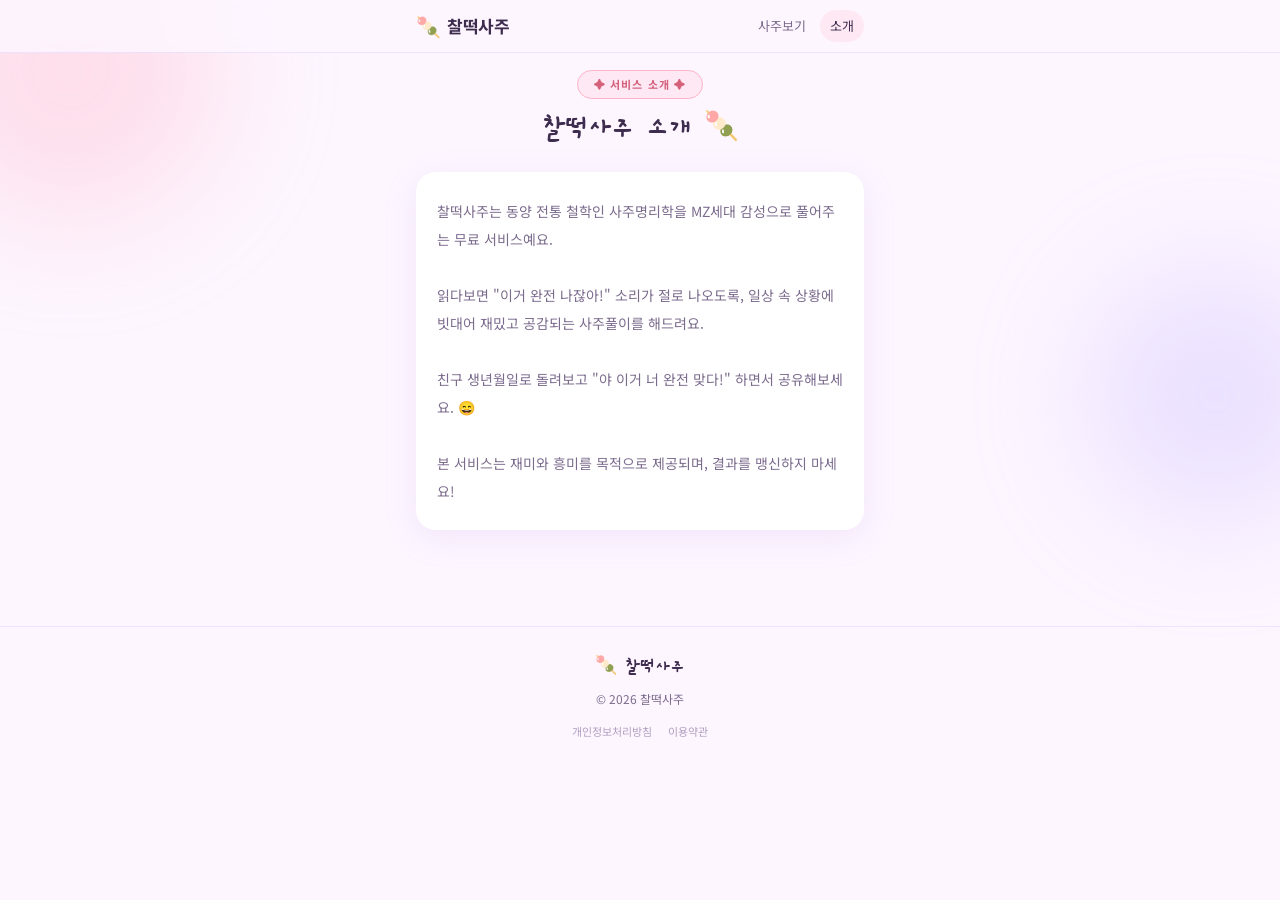
<file: about.html>
<!DOCTYPE html>
<html lang="ko">
<head>
  <meta charset="UTF-8" /><meta name="viewport" content="width=device-width, initial-scale=1.0, maximum-scale=1.0, user-scalable=no" />
  <title>소개 - 찰떡사주 🍡</title>
  <meta name="description" content="찰떡사주는 MZ세대를 위한 재밌는 사주풀이 서비스예요." />
  <meta name="robots" content="index, follow" />
  <link rel="preconnect" href="https://fonts.googleapis.com" />
  <link href="https://fonts.googleapis.com/css2?family=Gaegu:wght@400;700&family=Noto+Sans+KR:wght@400;500;700&display=swap" rel="stylesheet" />
  <link rel="stylesheet" href="style.css" />
</head>
<body>
  <div class="bg-blobs"><div class="blob blob1"></div><div class="blob blob2"></div></div>
  <header class="header"><div class="header-inner">
    <a href="index.html" class="logo"><span class="logo-emoji">🍡</span><span class="logo-text">찰떡사주</span></a>
    <nav class="nav"><a href="index.html" class="nav-link">사주보기</a><a href="about.html" class="nav-link active">소개</a></nav>
  </div></header>
  <main class="main">
    <section class="hero" style="padding-bottom:16px">
      <div class="hero-badge">✦ 서비스 소개 ✦</div>
      <h1 class="hero-title" style="font-size:28px">찰떡사주 소개 🍡</h1>
    </section>
    <div class="card">
      <p style="font-size:14px;color:var(--text-sub);line-height:2">
        찰떡사주는 동양 전통 철학인 사주명리학을 MZ세대 감성으로 풀어주는 무료 서비스예요.<br/><br/>
        읽다보면 "이거 완전 나잖아!" 소리가 절로 나오도록, 일상 속 상황에 빗대어 재밌고 공감되는 사주풀이를 해드려요.<br/><br/>
        친구 생년월일로 돌려보고 "야 이거 너 완전 맞다!" 하면서 공유해보세요. 😄<br/><br/>
        본 서비스는 재미와 흥미를 목적으로 제공되며, 결과를 맹신하지 마세요!
      </p>
    </div>
  </main>
  <footer class="footer">
    <p class="footer-logo">🍡 찰떡사주</p>
    <p class="footer-copy">© 2026 찰떡사주</p>
    <div class="footer-links"><a href="privacy.html">개인정보처리방침</a><a href="terms.html">이용약관</a></div>
  </footer>
</body>
</html>
</file>
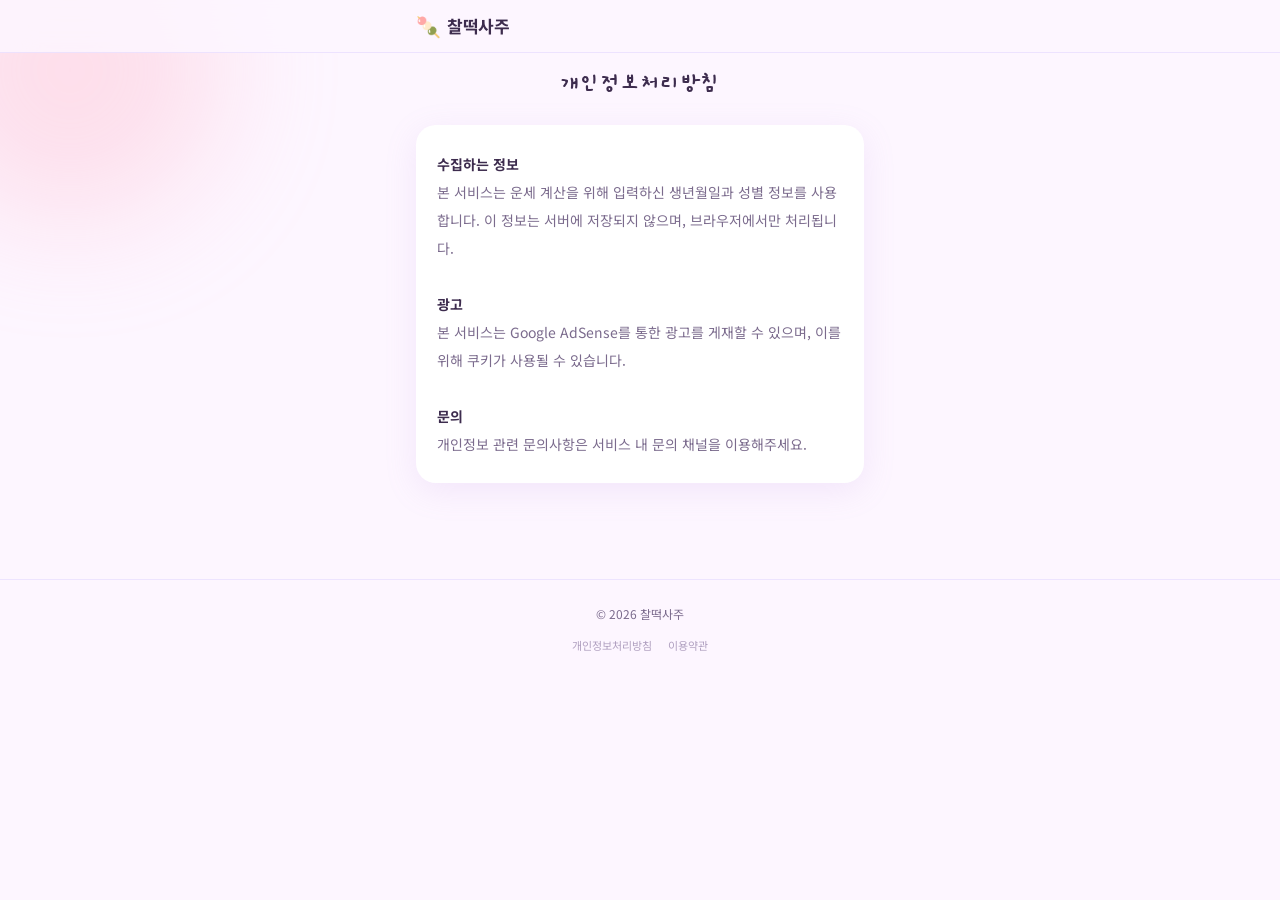
<file: privacy.html>
<!DOCTYPE html>
<html lang="ko">
<head>
  <meta charset="UTF-8" /><meta name="viewport" content="width=device-width, initial-scale=1.0, maximum-scale=1.0, user-scalable=no" />
  <title>개인정보처리방침 - 찰떡사주</title>
  <meta name="robots" content="noindex, follow" />
  <link rel="preconnect" href="https://fonts.googleapis.com" />
  <link href="https://fonts.googleapis.com/css2?family=Gaegu:wght@400;700&family=Noto+Sans+KR:wght@400;500;700&display=swap" rel="stylesheet" />
  <link rel="stylesheet" href="style.css" />
</head>
<body>
  <div class="bg-blobs"><div class="blob blob1"></div></div>
  <header class="header"><div class="header-inner">
    <a href="index.html" class="logo"><span class="logo-emoji">🍡</span><span class="logo-text">찰떡사주</span></a>
  </div></header>
  <main class="main">
    <section class="hero" style="padding-bottom:16px"><h1 class="hero-title" style="font-size:24px">개인정보처리방침</h1></section>
    <div class="card">
      <p style="font-size:14px;color:var(--text-sub);line-height:2">
        <strong style="color:var(--text)">수집하는 정보</strong><br/>
        본 서비스는 운세 계산을 위해 입력하신 생년월일과 성별 정보를 사용합니다. 이 정보는 서버에 저장되지 않으며, 브라우저에서만 처리됩니다.<br/><br/>
        <strong style="color:var(--text)">광고</strong><br/>
        본 서비스는 Google AdSense를 통한 광고를 게재할 수 있으며, 이를 위해 쿠키가 사용될 수 있습니다.<br/><br/>
        <strong style="color:var(--text)">문의</strong><br/>
        개인정보 관련 문의사항은 서비스 내 문의 채널을 이용해주세요.
      </p>
    </div>
  </main>
  <footer class="footer"><p class="footer-copy">© 2026 찰떡사주</p><div class="footer-links"><a href="privacy.html">개인정보처리방침</a><a href="terms.html">이용약관</a></div></footer>
</body>
</html>
</file>
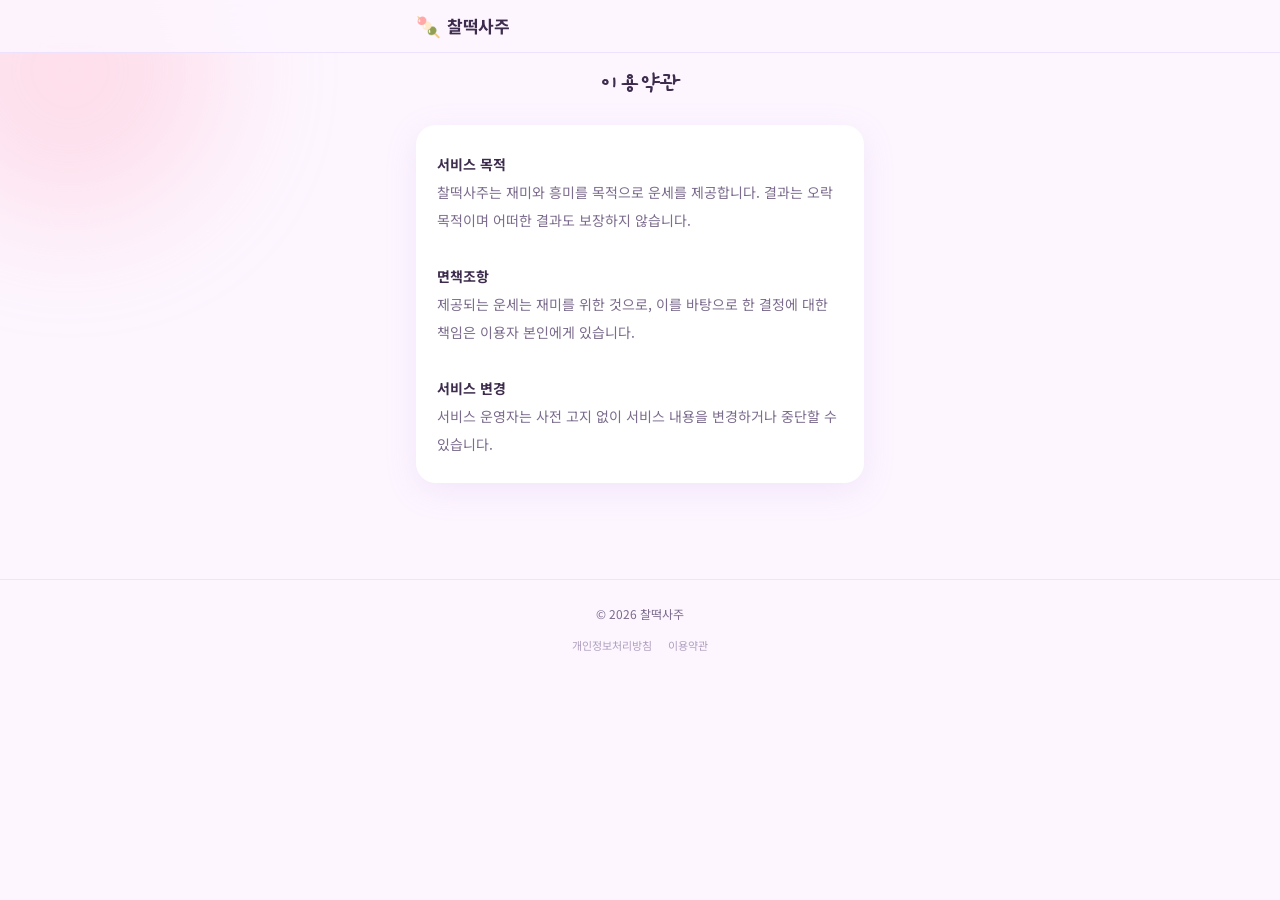
<file: terms.html>
<!DOCTYPE html>
<html lang="ko">
<head>
  <meta charset="UTF-8" /><meta name="viewport" content="width=device-width, initial-scale=1.0, maximum-scale=1.0, user-scalable=no" />
  <title>이용약관 - 찰떡사주</title>
  <meta name="robots" content="noindex, follow" />
  <link rel="preconnect" href="https://fonts.googleapis.com" />
  <link href="https://fonts.googleapis.com/css2?family=Gaegu:wght@400;700&family=Noto+Sans+KR:wght@400;500;700&display=swap" rel="stylesheet" />
  <link rel="stylesheet" href="style.css" />
</head>
<body>
  <div class="bg-blobs"><div class="blob blob1"></div></div>
  <header class="header"><div class="header-inner">
    <a href="index.html" class="logo"><span class="logo-emoji">🍡</span><span class="logo-text">찰떡사주</span></a>
  </div></header>
  <main class="main">
    <section class="hero" style="padding-bottom:16px"><h1 class="hero-title" style="font-size:24px">이용약관</h1></section>
    <div class="card">
      <p style="font-size:14px;color:var(--text-sub);line-height:2">
        <strong style="color:var(--text)">서비스 목적</strong><br/>
        찰떡사주는 재미와 흥미를 목적으로 운세를 제공합니다. 결과는 오락 목적이며 어떠한 결과도 보장하지 않습니다.<br/><br/>
        <strong style="color:var(--text)">면책조항</strong><br/>
        제공되는 운세는 재미를 위한 것으로, 이를 바탕으로 한 결정에 대한 책임은 이용자 본인에게 있습니다.<br/><br/>
        <strong style="color:var(--text)">서비스 변경</strong><br/>
        서비스 운영자는 사전 고지 없이 서비스 내용을 변경하거나 중단할 수 있습니다.
      </p>
    </div>
  </main>
  <footer class="footer"><p class="footer-copy">© 2026 찰떡사주</p><div class="footer-links"><a href="privacy.html">개인정보처리방침</a><a href="terms.html">이용약관</a></div></footer>
</body>
</html>
</file>
<file: style.css>
/* ===== CSS 변수 — 파스텔 팔레트 ===== */
:root {
  --pink:       #FFB3C6;
  --pink-light: #FFE0E9;
  --pink-dim:   rgba(255,179,198,0.2);
  --purple:     #C9B8FF;
  --purple-light:#EDE8FF;
  --purple-dim: rgba(201,184,255,0.2);
  --mint:       #A8E6CF;
  --mint-light: #D4F5E9;
  --mint-dim:   rgba(168,230,207,0.2);
  --yellow:     #FFE082;
  --yellow-light:#FFF8DC;
  --peach:      #FFCCAA;
  --bg:         #FDF6FF;
  --bg2:        #FFF0F5;
  --card-bg:    #FFFFFF;
  --text:       #3D2C4E;
  --text-sub:   #7B6B8D;
  --text-dim:   #B0A0C0;
  --border:     rgba(201,184,255,0.3);
  --radius:     20px;
  --radius-sm:  12px;
  --shadow:     0 4px 24px rgba(180,140,220,0.12);
  --shadow-card:0 8px 32px rgba(180,140,220,0.15);
}

/* ===== 리셋 ===== */
*, *::before, *::after { box-sizing: border-box; margin: 0; padding: 0; }
html, body { width: 100%; overflow-x: hidden; }

body {
  font-family: 'Noto Sans KR', sans-serif;
  background: var(--bg);
  color: var(--text);
  min-height: 100vh;
  line-height: 1.7;
}

/* ===== 배경 블롭 ===== */
.bg-blobs {
  position: fixed;
  inset: 0;
  pointer-events: none;
  z-index: 0;
  overflow: hidden;
}

.blob {
  position: absolute;
  border-radius: 50%;
  filter: blur(60px);
  opacity: 0.35;
  animation: blobFloat 8s ease-in-out infinite;
}

.blob1 { width: 300px; height: 300px; background: var(--pink); top: -80px; left: -80px; animation-delay: 0s; }
.blob2 { width: 250px; height: 250px; background: var(--purple); top: 30%; right: -60px; animation-delay: 2s; }
.blob3 { width: 200px; height: 200px; background: var(--mint); bottom: 20%; left: -40px; animation-delay: 4s; }
.blob4 { width: 180px; height: 180px; background: var(--yellow); bottom: -60px; right: 10%; animation-delay: 6s; }

@keyframes blobFloat {
  0%,100% { transform: translateY(0) scale(1); }
  50%      { transform: translateY(-20px) scale(1.05); }
}

/* ===== 헤더 ===== */
.header {
  position: sticky;
  top: 0;
  z-index: 100;
  background: rgba(253,246,255,0.85);
  backdrop-filter: blur(16px);
  -webkit-backdrop-filter: blur(16px);
  border-bottom: 1px solid var(--border);
}

.header-inner {
  max-width: 480px;
  margin: 0 auto;
  padding: 0 16px;
  height: 52px;
  display: flex;
  align-items: center;
  justify-content: space-between;
}

.logo {
  text-decoration: none;
  display: flex;
  align-items: center;
  gap: 6px;
}

.logo-emoji { font-size: 20px; }
.logo-text  { font-size: 17px; font-weight: 700; color: var(--text); letter-spacing: -0.3px; }

.nav { display: flex; gap: 4px; }
.nav-link {
  text-decoration: none;
  color: var(--text-sub);
  font-size: 13px;
  padding: 5px 10px;
  border-radius: 999px;
  transition: all 0.2s;
}
.nav-link.active,
.nav-link:hover {
  background: var(--pink-dim);
  color: var(--text);
}

/* ===== 메인 ===== */
.main {
  position: relative;
  z-index: 1;
  max-width: 480px;
  margin: 0 auto;
  padding: 0 16px 80px;
}

/* ===== 히어로 ===== */
.hero {
  text-align: center;
  padding: 16px 0 12px;
  animation: fadeUp 0.6s ease both;
}

@keyframes fadeUp {
  from { opacity: 0; transform: translateY(20px); }
  to   { opacity: 1; transform: translateY(0); }
}

.hero-emoji-row {
  display: flex;
  justify-content: center;
  gap: 8px;
  margin-bottom: 14px;
}

.float-emoji {
  font-size: 22px;
  display: inline-block;
  animation: floatEmoji 2.5s ease-in-out infinite var(--d);
}

@keyframes floatEmoji {
  0%,100% { transform: translateY(0); }
  50%      { transform: translateY(-8px); }
}

.hero-badge {
  display: inline-block;
  background: var(--pink-dim);
  border: 1px solid var(--pink);
  border-radius: 999px;
  padding: 4px 16px;
  font-size: 11px;
  color: #D4607A;
  letter-spacing: 0.1em;
  margin-bottom: 12px;
  font-weight: 700;
}

.hero-title {
  font-family: 'Gaegu', cursive;
  font-size: clamp(26px, 7vw, 38px);
  font-weight: 700;
  line-height: 1.25;
  margin-bottom: 10px;
  color: var(--text);
}

.accent { color: #D4607A; }

.hero-desc {
  font-size: 14px;
  color: var(--text-sub);
  margin-bottom: 16px;
  line-height: 1.7;
}

.hero-tags {
  display: flex;
  justify-content: center;
  gap: 8px;
  flex-wrap: wrap;
}

.hero-tag {
  background: white;
  border: 1.5px solid var(--border);
  border-radius: 999px;
  padding: 5px 14px;
  font-size: 12px;
  color: var(--text-sub);
  font-weight: 500;
}

/* ===== 카드 공통 ===== */
.card {
  background: var(--card-bg);
  border-radius: var(--radius);
  padding: 24px 20px;
  margin-bottom: 16px;
  box-shadow: var(--shadow-card);
  border: 1px solid rgba(255,255,255,0.8);
  animation: fadeUp 0.5s ease both;
}

.card-emoji {
  font-size: 32px;
  margin-bottom: 8px;
  display: block;
  text-align: center;
}

.card-title {
  font-family: 'Gaegu', cursive;
  font-size: 20px;
  font-weight: 700;
  color: var(--text);
  text-align: center;
  margin-bottom: 20px;
}

/* ===== 입력 폼 ===== */
.form-group { margin-bottom: 20px; }

.form-label {
  display: flex;
  align-items: center;
  gap: 6px;
  font-size: 13px;
  font-weight: 700;
  color: var(--text);
  margin-bottom: 10px;
}

.optional-tag {
  font-size: 10px;
  background: var(--purple-dim);
  color: #7B5FCC;
  border: 1px solid var(--purple);
  border-radius: 999px;
  padding: 1px 8px;
  font-weight: 500;
}

/* 이름 텍스트 입력 */
.text-input {
  width: 100%;
  padding: 11px 14px;
  background: var(--bg);
  border: 1.5px solid var(--border);
  border-radius: var(--radius-sm);
  color: var(--text);
  font-family: inherit;
  font-size: 14px;
  outline: none;
  transition: border-color 0.2s;
}

.text-input::placeholder { color: var(--text-dim); }
.text-input:focus { border-color: var(--pink); }

/* 이름 배지 (결과 카드) */
.name-badge {
  display: inline-block;
  background: linear-gradient(135deg, var(--pink-dim), var(--purple-dim));
  border: 1.5px solid var(--pink);
  border-radius: 999px;
  padding: 4px 16px;
  font-size: 13px;
  font-weight: 700;
  color: #D4607A;
  margin-bottom: 10px;
}

/* 획수 뱃지 */
.stroke-badge {
  display: inline-flex;
  align-items: center;
  gap: 6px;
  background: var(--purple-dim);
  border: 1px solid var(--purple);
  border-radius: 999px;
  padding: 3px 12px;
  font-size: 12px;
  color: #7B5FCC;
  font-weight: 500;
  margin-top: 6px;
}


.date-row {
  display: flex;
  gap: 8px;
}

.date-field {
  flex: 1;
  background: var(--bg);
  border: 1.5px solid var(--border);
  border-radius: var(--radius-sm);
  display: flex;
  align-items: center;
  overflow: hidden;
  transition: border-color 0.2s;
}

.date-field:focus-within { border-color: var(--pink); }

.date-label {
  padding: 0 8px;
  font-size: 12px;
  font-weight: 700;
  color: #D4607A;
  border-right: 1.5px solid var(--border);
  background: var(--pink-dim);
  height: 100%;
  display: flex;
  align-items: center;
  white-space: nowrap;
}

.select-input {
  width: 100%;
  padding: 11px 8px;
  background: transparent;
  border: none;
  color: var(--text);
  font-family: inherit;
  font-size: 14px;
  outline: none;
  -webkit-appearance: none;
  appearance: none;
  cursor: pointer;
}

.full-select {
  background: var(--bg);
  border: 1.5px solid var(--border);
  border-radius: var(--radius-sm);
  padding: 11px 14px;
  width: 100%;
  transition: border-color 0.2s;
  background-image: url("data:image/svg+xml,%3Csvg xmlns='http://www.w3.org/2000/svg' width='10' height='6' viewBox='0 0 10 6'%3E%3Cpath d='M1 1l4 4 4-4' stroke='%23B0A0C0' stroke-width='1.5' fill='none' stroke-linecap='round'/%3E%3C/svg%3E");
  background-repeat: no-repeat;
  background-position: right 12px center;
  padding-right: 32px;
}

.full-select:focus { border-color: var(--pink); outline: none; }
.full-select option { background: white; }

/* 성별 버튼 */
.gender-row { display: flex; gap: 10px; }

.gender-btn {
  flex: 1;
  padding: 12px;
  background: var(--bg);
  border: 1.5px solid var(--border);
  border-radius: var(--radius-sm);
  color: var(--text-sub);
  font-family: inherit;
  font-size: 14px;
  font-weight: 500;
  cursor: pointer;
  transition: all 0.2s;
  display: flex;
  align-items: center;
  justify-content: center;
  gap: 6px;
  -webkit-tap-highlight-color: transparent;
}

.gender-btn.selected {
  background: var(--pink-dim);
  border-color: var(--pink);
  color: #D4607A;
  font-weight: 700;
}

/* CTA 버튼 */
.cta-btn {
  width: 100%;
  padding: 16px;
  background: linear-gradient(135deg, #FFB3C6, #C9B8FF);
  border: none;
  border-radius: var(--radius-sm);
  color: white;
  font-family: inherit;
  font-size: 16px;
  font-weight: 700;
  cursor: pointer;
  transition: all 0.2s;
  display: flex;
  align-items: center;
  justify-content: center;
  gap: 8px;
  letter-spacing: -0.2px;
  -webkit-tap-highlight-color: transparent;
  text-shadow: 0 1px 2px rgba(0,0,0,0.1);
}

.cta-btn:active { transform: scale(0.98); opacity: 0.9; }

/* ===== 로딩 ===== */
.loading-section {
  text-align: center;
  padding: 60px 20px;
}

.loading-card {
  display: flex;
  flex-direction: column;
  align-items: center;
  gap: 16px;
}

.spin-emoji {
  font-size: 48px;
  display: inline-block;
  animation: spin 2s linear infinite;
}

@keyframes spin { to { transform: rotate(360deg); } }

.loading-title {
  font-family: 'Gaegu', cursive;
  font-size: 20px;
  font-weight: 700;
  color: var(--text);
}

.loading-sub {
  font-size: 13px;
  color: var(--text-sub);
}

.loading-dots {
  display: flex;
  gap: 6px;
}

.loading-dots span {
  width: 8px;
  height: 8px;
  border-radius: 50%;
  background: var(--pink);
  animation: dotBounce 1.2s ease-in-out infinite;
}

.loading-dots span:nth-child(2) { animation-delay: 0.2s; background: var(--purple); }
.loading-dots span:nth-child(3) { animation-delay: 0.4s; background: var(--mint); }

@keyframes dotBounce {
  0%,100% { transform: translateY(0); opacity: 0.4; }
  50%      { transform: translateY(-8px); opacity: 1; }
}

/* ===== 결과 카드 ===== */
.fortune-card {
  background: linear-gradient(145deg, #FFF5F8, #F5F0FF);
  border: 1.5px solid rgba(255,179,198,0.4);
}

.fortune-card-header {
  display: flex;
  align-items: center;
  gap: 12px;
  margin-bottom: 16px;
}

.fortune-card-header .card-emoji {
  font-size: 36px;
  margin: 0;
  text-align: left;
}

.card-date {
  font-size: 12px;
  color: var(--text-dim);
  margin-top: 2px;
}

/* 한줄 요약 */
.fortune-summary {
  background: linear-gradient(135deg, #FFE0E9, #EDE8FF);
  border-radius: var(--radius-sm);
  padding: 14px 16px;
  font-family: 'Gaegu', cursive;
  font-size: 17px;
  font-weight: 700;
  color: var(--text);
  text-align: center;
  margin-bottom: 16px;
  line-height: 1.5;
}

/* 점수 그리드 */
.score-grid {
  display: grid;
  grid-template-columns: repeat(3, 1fr);
  gap: 8px;
  margin-bottom: 20px;
}

.score-item {
  background: white;
  border-radius: var(--radius-sm);
  padding: 10px 6px;
  text-align: center;
  border: 1px solid var(--border);
}

.score-label { font-size: 11px; color: var(--text-sub); margin-bottom: 4px; }
.score-emoji { font-size: 16px; }
.score-val   { font-size: 11px; color: var(--text-sub); margin-top: 2px; }

/* 상세 풀이 */
.fortune-detail {
  background: white;
  border-radius: var(--radius-sm);
  padding: 16px;
  font-size: 14px;
  line-height: 1.9;
  color: var(--text);
  margin-bottom: 16px;
  border: 1px solid var(--border);
  white-space: pre-wrap;
}

/* 친구/가족/직장 섹션 */
.fortune-sections {
  display: flex;
  flex-direction: column;
  gap: 10px;
  margin-bottom: 16px;
}

.fortune-section-item {
  background: white;
  border-radius: var(--radius-sm);
  padding: 14px 16px;
  border-left: 4px solid var(--pink);
}

.fortune-section-item.family { border-left-color: var(--mint); }
.fortune-section-item.work   { border-left-color: var(--purple); }

.section-title {
  font-size: 13px;
  font-weight: 700;
  color: var(--text);
  margin-bottom: 6px;
  display: flex;
  align-items: center;
  gap: 6px;
}

.section-text {
  font-size: 13px;
  color: var(--text-sub);
  line-height: 1.8;
}

/* 오늘의 한마디 */
.fortune-quote {
  background: linear-gradient(135deg, #FFE082, #FFCCAA);
  border-radius: var(--radius-sm);
  padding: 14px 16px;
  font-family: 'Gaegu', cursive;
  font-size: 15px;
  font-weight: 700;
  color: #7A4E00;
  text-align: center;
  margin-bottom: 20px;
  line-height: 1.6;
}

.fortune-quote::before { content: '💬 오늘의 한마디\A'; white-space: pre; font-size: 11px; color: #A06A00; font-family: 'Noto Sans KR', sans-serif; font-weight: 500; }

/* 공유 버튼 */
.share-area {
  border-top: 1px dashed var(--border);
  padding-top: 16px;
}

.share-label {
  font-size: 13px;
  font-weight: 700;
  color: var(--text);
  margin-bottom: 10px;
}

.share-btns {
  display: flex;
  gap: 8px;
  margin-bottom: 8px;
}

.share-btn {
  flex: 1;
  padding: 12px 8px;
  border: none;
  border-radius: var(--radius-sm);
  font-family: inherit;
  font-size: 13px;
  font-weight: 700;
  cursor: pointer;
  transition: all 0.2s;
  -webkit-tap-highlight-color: transparent;
  display: flex;
  align-items: center;
  justify-content: center;
  gap: 5px;
}

.kakao-btn { background: #FEE500; color: #3A1D1D; }
.kakao-btn:active { opacity: 0.85; }
.save-btn   { background: linear-gradient(135deg, #FFB3C6, #C9B8FF); color: white; }
.save-btn:active { opacity: 0.85; }
.copy-btn   { background: var(--bg); border: 1.5px solid var(--border); color: var(--text-sub); }
.copy-btn:active { border-color: var(--pink); color: var(--text); }
.full-btn   { width: 100%; flex: none; }

/* ===== 사주 기둥 ===== */
.saju-pillars {
  display: grid;
  grid-template-columns: repeat(4, 1fr);
  gap: 6px;
  margin-bottom: 10px;
}

.pillar {
  background: linear-gradient(145deg, #FFF5F8, #F5F0FF);
  border: 1px solid var(--border);
  border-radius: var(--radius-sm);
  padding: 7px 4px;
  text-align: center;
}

.pillar-label { font-size: 9px; color: var(--text-dim); margin-bottom: 3px; }
.pillar-gan   { font-size: 14px; font-weight: 700; color: #D4607A; }
.pillar-ji    { font-size: 14px; font-weight: 700; color: #7B5FCC; }
.pillar-ko    { font-size: 9px; color: var(--text-sub); margin-top: 1px; }

.ohang-tags {
  display: flex;
  gap: 6px;
  flex-wrap: wrap;
  justify-content: center;
  margin-bottom: 10px;
}

.ohang-tag {
  padding: 3px 12px;
  border-radius: 999px;
  font-size: 12px;
  border: 1.5px solid;
  font-weight: 500;
}

.ohang-wood  { background: rgba(74,222,128,0.1);  border-color: rgba(74,222,128,0.4);  color: #228B4A; }
.ohang-fire  { background: rgba(255,120,120,0.1);  border-color: rgba(255,120,120,0.4);  color: #C04040; }
.ohang-earth { background: rgba(255,200,50,0.1);   border-color: rgba(255,200,50,0.4);   color: #8B6A00; }
.ohang-metal { background: rgba(180,180,200,0.1);  border-color: rgba(180,180,200,0.4);  color: #505070; }
.ohang-water { background: rgba(80,160,255,0.1);   border-color: rgba(80,160,255,0.4);   color: #1A5FAA; }

.ddi-badge {
  text-align: center;
  font-size: 13px;
  color: var(--text-sub);
  font-weight: 500;
}

.result-card { padding: 16px 16px; }
.result-card .card-title { margin-bottom: 12px; font-size: 17px; }

/* ===== 행운번호 (보조) ===== */
.lucky-card {
  background: linear-gradient(145deg, #FFFDF0, #FFF0F5);
}

.sub-badge {
  font-size: 10px;
  background: var(--yellow-light);
  color: #8B6A00;
  border: 1px solid var(--yellow);
  border-radius: 999px;
  padding: 1px 8px;
  font-weight: 500;
  vertical-align: middle;
}

.lucky-desc {
  font-size: 12px;
  color: var(--text-dim);
  text-align: center;
  margin-bottom: 14px;
}

.lucky-set {
  display: flex;
  justify-content: center;
  gap: 8px;
  flex-wrap: wrap;
  margin-bottom: 12px;
}

.lucky-ball {
  width: 38px;
  height: 38px;
  border-radius: 50%;
  display: flex;
  align-items: center;
  justify-content: center;
  font-size: 13px;
  font-weight: 700;
  box-shadow: 0 2px 8px rgba(0,0,0,0.1);
}

.ball-1 { background: linear-gradient(135deg, #FFD700, #FFA500); color: white; }
.ball-2 { background: linear-gradient(135deg, #7CA8E0, #3A6FBB); color: white; }
.ball-3 { background: linear-gradient(135deg, #FF8FAA, #D04060); color: white; }
.ball-4 { background: linear-gradient(135deg, #9090B0, #505070); color: white; }
.ball-5 { background: linear-gradient(135deg, #80CC90, #3A8A50); color: white; }

.copy-small-btn {
  display: block;
  margin: 0 auto;
  padding: 8px 20px;
  background: var(--bg);
  border: 1.5px solid var(--border);
  border-radius: var(--radius-sm);
  color: var(--text-sub);
  font-family: inherit;
  font-size: 13px;
  cursor: pointer;
  transition: all 0.2s;
}

.copy-small-btn:active { border-color: var(--pink); color: var(--text); }

/* ===== 광고 ===== */
.ad-wrap {
  margin: 16px 0;
  display: flex;
  flex-direction: column;
  align-items: center;
  gap: 4px;
}

.ad-label { font-size: 9px; color: var(--text-dim); letter-spacing: 0.1em; }

.ad-box {
  background: rgba(255,255,255,0.6);
  border: 1.5px dashed var(--border);
  border-radius: var(--radius-sm);
  display: flex;
  align-items: center;
  justify-content: center;
  font-size: 12px;
  color: var(--text-dim);
}

.ad-rect { width: 336px; max-width: 100%; height: 280px; }

/* ===== 다시보기 ===== */
.reset-area { text-align: center; margin-top: 8px; }

.reset-btn {
  padding: 12px 32px;
  background: white;
  border: 1.5px solid var(--border);
  border-radius: 999px;
  color: var(--text-sub);
  font-family: inherit;
  font-size: 14px;
  font-weight: 500;
  cursor: pointer;
  transition: all 0.2s;
}

.reset-btn:active { border-color: var(--pink); color: var(--text); }

/* ===== 안내 섹션 ===== */
.info-section { padding: 24px 0 0; }

.info-list {
  background: white;
  border-radius: var(--radius);
  border: 1px solid var(--border);
  overflow: hidden;
}

.info-row {
  display: flex;
  align-items: flex-start;
  gap: 14px;
  padding: 16px;
  border-bottom: 1px solid var(--border);
}

.info-row:last-child { border-bottom: none; }

.info-icon { font-size: 24px; flex-shrink: 0; }

.info-row h3 { font-size: 13px; font-weight: 700; color: var(--text); margin-bottom: 4px; }
.info-row p  { font-size: 12px; color: var(--text-sub); line-height: 1.7; }

/* ===== 행운번호 토글 ===== */
.lucky-header {
  display: flex;
  align-items: center;
  justify-content: space-between;
  cursor: pointer;
  -webkit-tap-highlight-color: transparent;
  user-select: none;
}

.lucky-header-left {
  display: flex;
  align-items: center;
  gap: 8px;
}

.card-emoji-inline { font-size: 22px; }

.lucky-title-text {
  font-family: 'Gaegu', cursive;
  font-size: 17px;
  font-weight: 700;
  color: var(--text);
}

.lucky-toggle-icon {
  font-size: 12px;
  color: var(--text-dim);
}

.lucky-body {
  margin-top: 16px;
  padding-top: 16px;
  border-top: 1px dashed var(--border);
}

/* 광고 인라인 (카드 내부) */
.ad-inline {
  margin: 16px -20px -24px;
  padding: 12px 0 0;
  border-top: 1px dashed var(--border);
  overflow: hidden;
}

/* ===== 푸터 ===== */
.footer {
  border-top: 1px solid var(--border);
  padding: 24px 16px;
  text-align: center;
  position: relative;
  z-index: 1;
}

.footer-logo { font-family: 'Gaegu', cursive; font-size: 18px; font-weight: 700; margin-bottom: 8px; }
.footer-disc { font-size: 11px; color: var(--text-dim); margin-bottom: 6px; line-height: 1.7; }
.footer-copy { font-size: 12px; color: var(--text-sub); margin-bottom: 12px; }
.footer-links { display: flex; justify-content: center; gap: 16px; }
.footer-links a { font-size: 11px; color: var(--text-dim); text-decoration: none; }
.footer-links a:hover { color: var(--text); }

/* ===== 유틸 ===== */
.hidden { display: none !important; }

.toast {
  position: fixed;
  bottom: 24px;
  left: 50%;
  transform: translateX(-50%) translateY(16px);
  background: var(--text);
  color: white;
  padding: 10px 24px;
  border-radius: 999px;
  font-size: 13px;
  font-weight: 700;
  z-index: 999;
  opacity: 0;
  transition: all 0.3s;
  pointer-events: none;
  white-space: nowrap;
}

.toast.show { opacity: 1; transform: translateX(-50%) translateY(0); }
</file>
